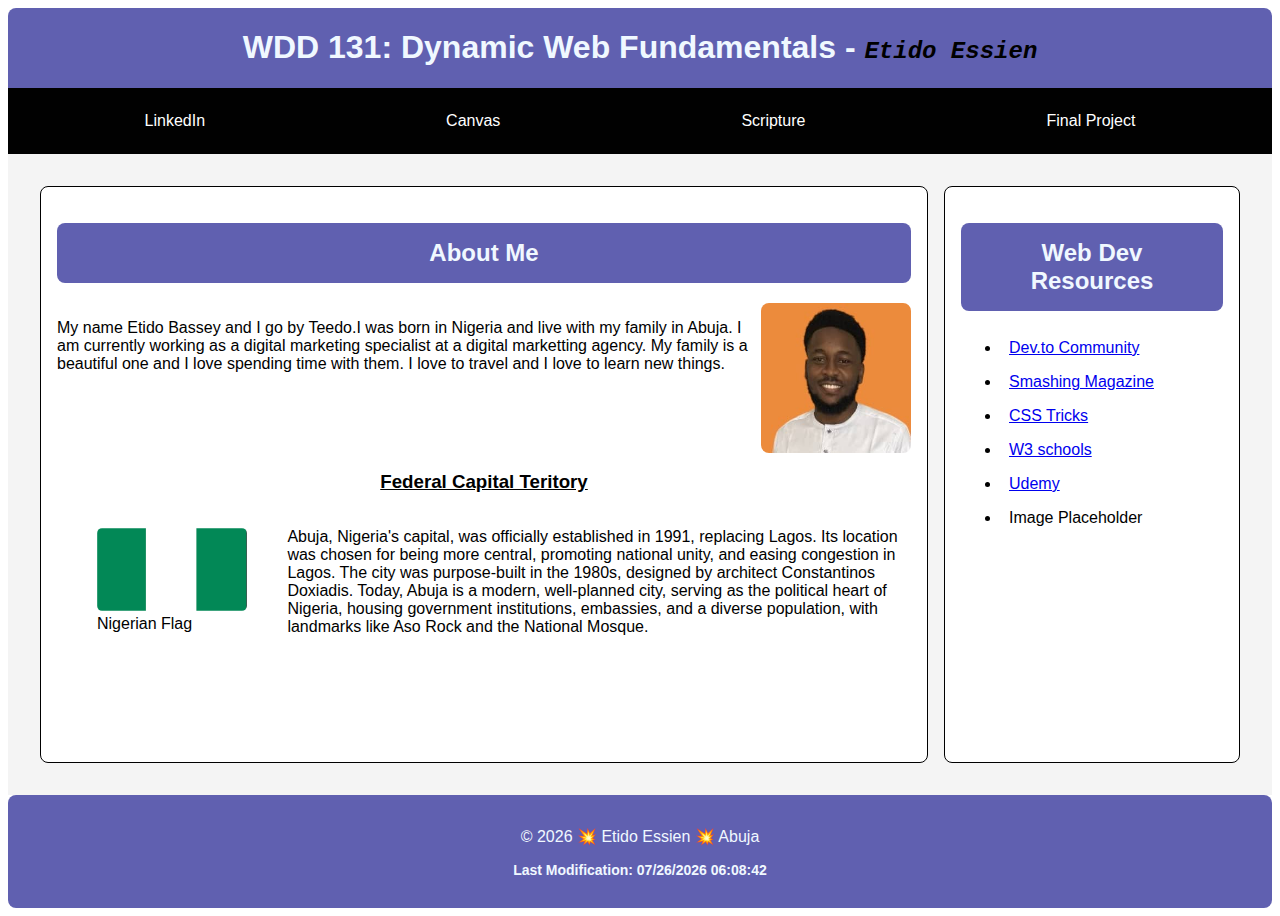
<file: index.html>
<!DOCTYPE html>
<html lang="en">
<head>
    <meta charset="UTF-8">
    <meta name="viewport" content="width=device-width, initial-scale=1.0">
    <title>WDD 131 - Dynamic Web Fundamentals - Etido Essien</title>
    <meta name="description" content="WDD 131 - Dynamic Web Fundamentals">
    <meta name="author" content="Etido Essien">
    <link rel="stylesheet" href="styles/base.css">
    <link rel="preconnect" href="https://fonts.googleapis.com">
    <link rel="preconnect" href="https://fonts.gstatic.com" crossorigin>
    <link href="https://fonts.googleapis.com/css2?family=Dancing+Script:wght@400..700&family=Merriweather:ital,wght@0,400;0,700;1,400;1,700&display=swap" rel="stylesheet">
    <script src="scripts/getdates.js" defer></script>
</head>
<body>
    <header>
        <h1>WDD 131: Dynamic Web Fundamentals - <span class="name">Etido Essien</span></h1>
        <nav>
            <a href="https://www.linkedin.com/feed/">LinkedIn</a>
            <a href="https://byupw.instructure.com/">Canvas</a>
            <a href="https://www.churchofjesuschrist.org/study/scriptures/nt/matt/7?lang=engl">Scripture</a>
            <a href="final-project.html">Final Project</a>
        </nav>
    </header>
    <main>
        <section class="card">
            <h2>About Me</h2>
            <div class="about">
                <p>My name Etido Bassey and I go by Teedo.I was born in Nigeria and live with my family in Abuja. I am currently working as a digital marketing specialist at a digital marketting agency. My family is a beautiful one and I love spending time with them. I love to travel and I love to learn new things.</p>
                <img src="images/Etido.jpeg" alt="Etido Essien">
            </div>
            <h3>Federal Capital Teritory</h3>
            <div class="flag">
                <figure>
                    <img src="images/flag.jpeg" alt="Nigeria Flag">
                    <figcaption>Nigerian Flag</figcaption>
                </figure>
                <p>Abuja, Nigeria's capital, was officially established in 1991, replacing Lagos. Its location was chosen for being more central, promoting national unity, and easing congestion in Lagos. The city was purpose-built in the 1980s, designed by architect Constantinos Doxiadis. Today, Abuja is a modern, well-planned city, serving as the political heart of Nigeria, housing government institutions, embassies, and a diverse population, with landmarks like Aso Rock and the National Mosque.</p>
            </div>
            
        </section>
        <section class="card">
        <h2>Web Dev Resources</h2>
        <ul>
            <li><a href="#">Dev.to Community</a></li>
            <li><a href="#">Smashing Magazine</a></li>
            <li><a href="#">CSS Tricks</a></li>
            <li><a href="#">W3 schools</a></li>
            <li><a href="#">Udemy</a></li>
            <li><a href="#"></a>Image Placeholder</li>
        </ul>
        </section>
    </main>
    <footer>
        <p id="copyright">💥 Etido Essien 💥 Abuja</p>
        <p id="lastModified"></p>
        
    </footer>
</body>
</html>
</file>
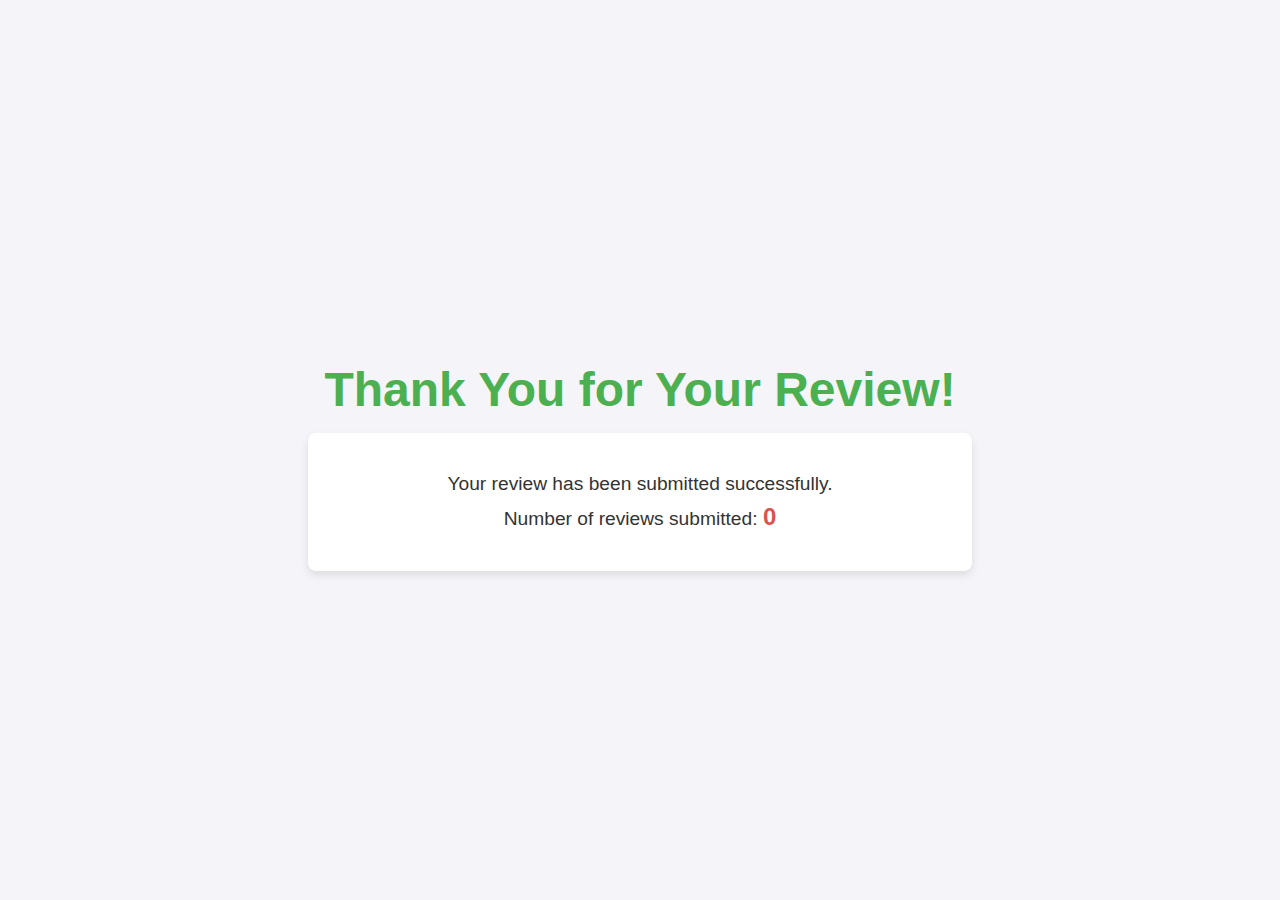
<file: review.html>
<!DOCTYPE html>
<html lang="en">
<head>
    <meta charset="UTF-8">
    <meta name="viewport" content="width=device-width, initial-scale=1.0">
    <title>Review Confirmation</title>
    <meta name="description" content="Product review Confirmation">
    <meta name="author" content="Etido Essien">
    <link rel="stylesheet" href="styles/review.css">
    <script src="scripts/review.js"></script>
</head>
<body>
    <header>
        <h1>Thank You for Your Review!</h1>
    </header>
    
    <section>
        <p>Your review has been submitted successfully.</p>
        <p>Number of reviews submitted: <span id="review-count"></span></p>
    </section>
</body>
</html>
</file>
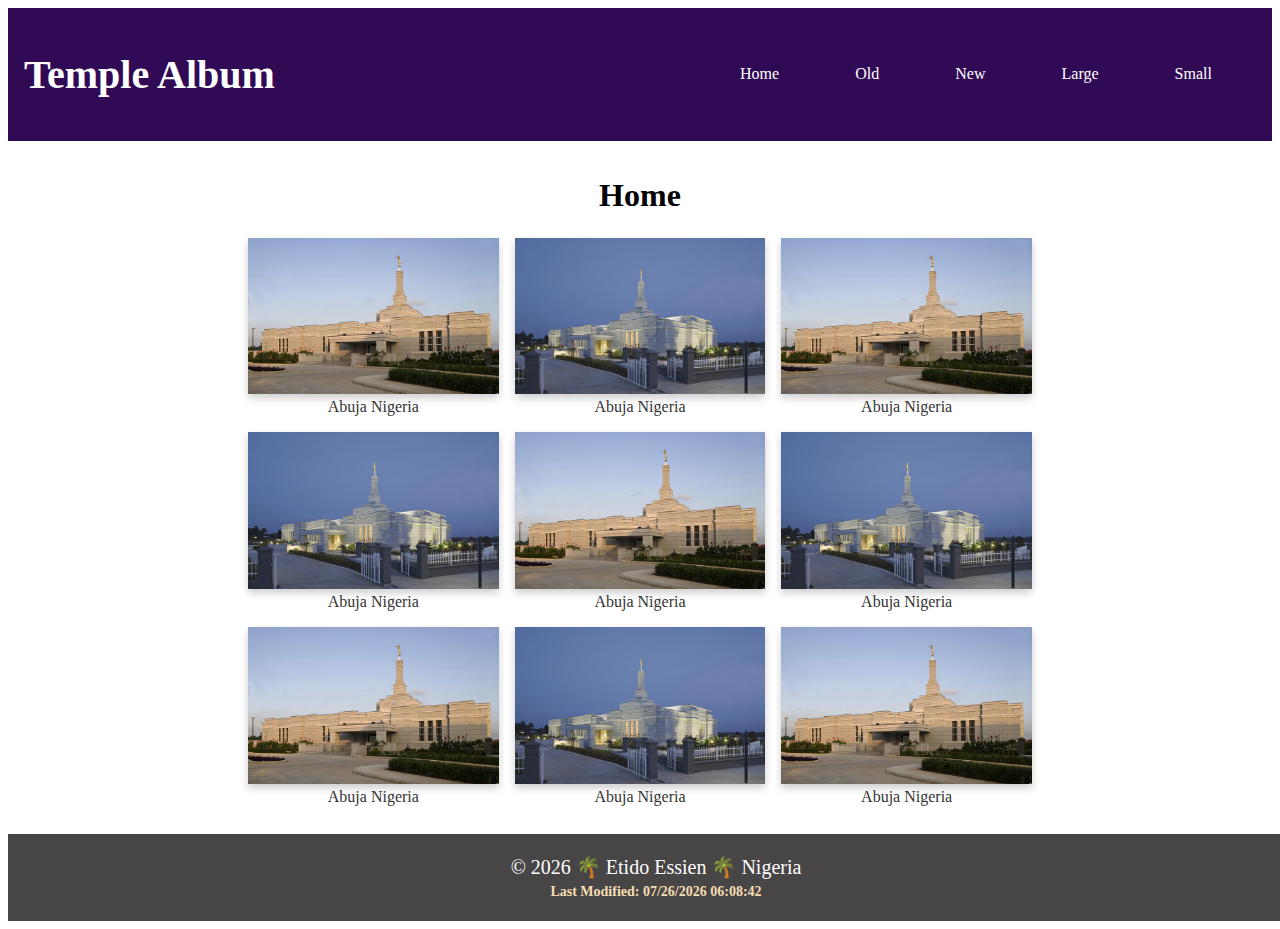
<file: temple.html>
<!DOCTYPE html>
<html lang="en">
<head>
    <meta charset="UTF-8">
    <meta name="viewport" content="width=device-width, initial-scale=1.0">
    <title>WDD 131 - Temple Album</title>
    <meta name="description" content="Temple Album">
    <meta name="author" content="Etido Essien">
    <link rel="stylesheet" href="styles/temples.css">
    <link rel="stylesheet" href="styles/temples-large.css">
    <script src="scripts/temples.js" defer></script>
</head>
<body>
    <header>
        <h1>Temple Album</h1>
        <button id="menu"></button>
        <nav>
            <ul class="navigation">
                <li><a href="#" title="Home" class="active">Home</a></li>
                <li><a href="">Old</a></li>
                <li><a href="">New</a></li>
                <li><a href="">Large</a></li>
                <li><a href="">Small</a></li>
            </ul>    
        </nav>
    </header>
    <main>
        <h2>Home</h2>
        <figure>
            <img src="images/temple1.jpeg" alt="Temple Image">
            <figcaption>Abuja Nigeria</figcaption>
        </figure>
        <figure>
            <img src="images/tempel2.jpeg" alt="Temple Image">
            <figcaption>Abuja Nigeria</figcaption>
        </figure>
        <figure>
            <img src="images/temple1.jpeg" alt="Temple Image">
            <figcaption>Abuja Nigeria</figcaption>
        </figure>
        <figure>
            <img src="images/tempel2.jpeg" alt="Temple Image">
            <figcaption>Abuja Nigeria</figcaption>
        </figure>
        <figure>
            <img src="images/temple1.jpeg" alt="Temple Image">
            <figcaption>Abuja Nigeria</figcaption>
        </figure>
        <figure>
            <img src="images/tempel2.jpeg" alt="Temple Image">
            <figcaption>Abuja Nigeria</figcaption>
        </figure>
        <figure>
            <img src="images/temple1.jpeg" alt="Temple Image">
            <figcaption>Abuja Nigeria</figcaption>
        </figure>
        <figure>
            <img src="images/tempel2.jpeg" alt="Temple Image">
            <figcaption>Abuja Nigeria</figcaption>
        </figure>
        <figure>
            <img src="images/temple1.jpeg" alt="Temple Image">
            <figcaption>Abuja Nigeria</figcaption>
        </figure>
    </main>
    <footer>
        <p id="copyright"> 🌴 Etido Essien 🌴 Nigeria</p>
        <p id="lastModified"></p>
    </footer>
</body>
</html>
</file>
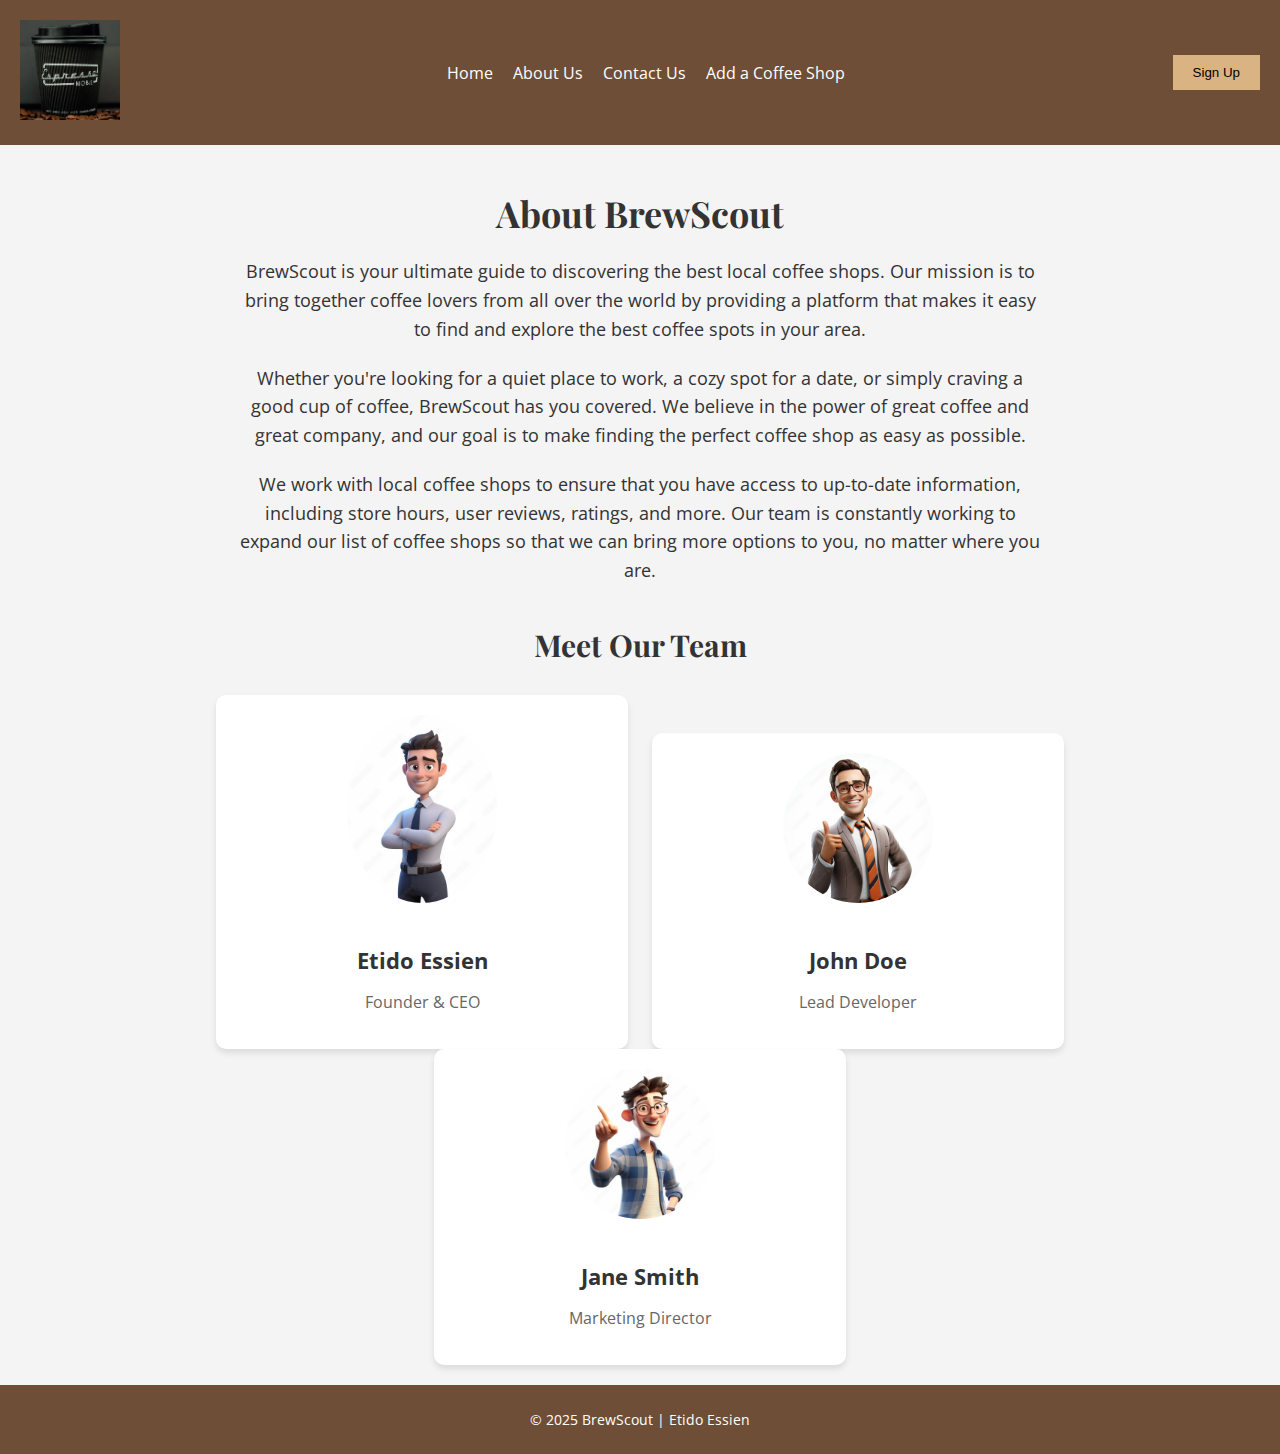
<file: project/about.html>
<!DOCTYPE html>
<html lang="en">

<head>
    <meta charset="UTF-8">
    <meta name="viewport" content="width=device-width, initial-scale=1.0">
    <title>About Us | BrewScout</title>
    <meta name="description" content="A coffee shop directory">
    <meta name="author" content="Etido Essien">
    <link href="https://fonts.googleapis.com/css2?family=Open+Sans&family=Playfair+Display&display=swap"
        rel="stylesheet">
    <link rel="stylesheet" href="styles/about.css">
    <link rel="stylesheet" href="styles/about-large.css">
</head>

<body>
    
    <header>
        <div class="logo">
            <img src="images/logo.webp" alt="BrewScout Logo" loading="lazy" width="100" height="100">
        </div>
        <nav>
            <ul>
                <li><a href="index.html">Home</a></li>
                <li><a href="about.html">About Us</a></li>
                <li><a href="contact.html">Contact Us</a></li>
                <li><a href="add-coffee-shop.html">Add a Coffee Shop</a></li>
            </ul>
        </nav>
        
        <a href="contact.html">
            <button class="sign-up-btn">Sign Up</button>
        </a>

    </header>

    <main>
        <section class="about-us">
            <div class="about-content">
                <h1>About BrewScout</h1>
                <p>BrewScout is your ultimate guide to discovering the best local coffee shops. Our mission is to bring
                    together coffee lovers from all over the world by providing a platform that makes it easy to find and
                    explore the best coffee spots in your area.</p>
                <p>Whether you're looking for a quiet place to work, a cozy spot for a date, or simply craving a good cup of
                    coffee, BrewScout has you covered. We believe in the power of great coffee and great company, and our
                    goal is to make finding the perfect coffee shop as easy as possible.</p>
                <p>We work with local coffee shops to ensure that you have access to up-to-date information, including store
                    hours, user reviews, ratings, and more. Our team is constantly working to expand our list of coffee
                    shops so that we can bring more options to you, no matter where you are.</p>
            </div>
            <div class="team-section">
                <h2>Meet Our Team</h2>
                <div class="team-member">
                    <img src="images/CEO.jpeg" alt="CEO" loading="lazy">
                    <h3>Etido Essien</h3>
                    <p>Founder & CEO</p>
                </div>
                <div class="team-member">
                    <img src="images/Manager.jpg" alt="Manager">
                    <h3>John Doe</h3>
                    <p>Lead Developer</p>
                </div>
                <div class="team-member">
                    <img src="images/TourGuide.jpg" alt="Team Member 3">
                    <h3>Jane Smith</h3>
                    <p>Marketing Director</p>
                </div>
            </div>
        </section>
    </main>
    <footer>
        <p>&copy; 2025 BrewScout | Etido Essien</p>
    </footer>
</body>

</html>
</file>
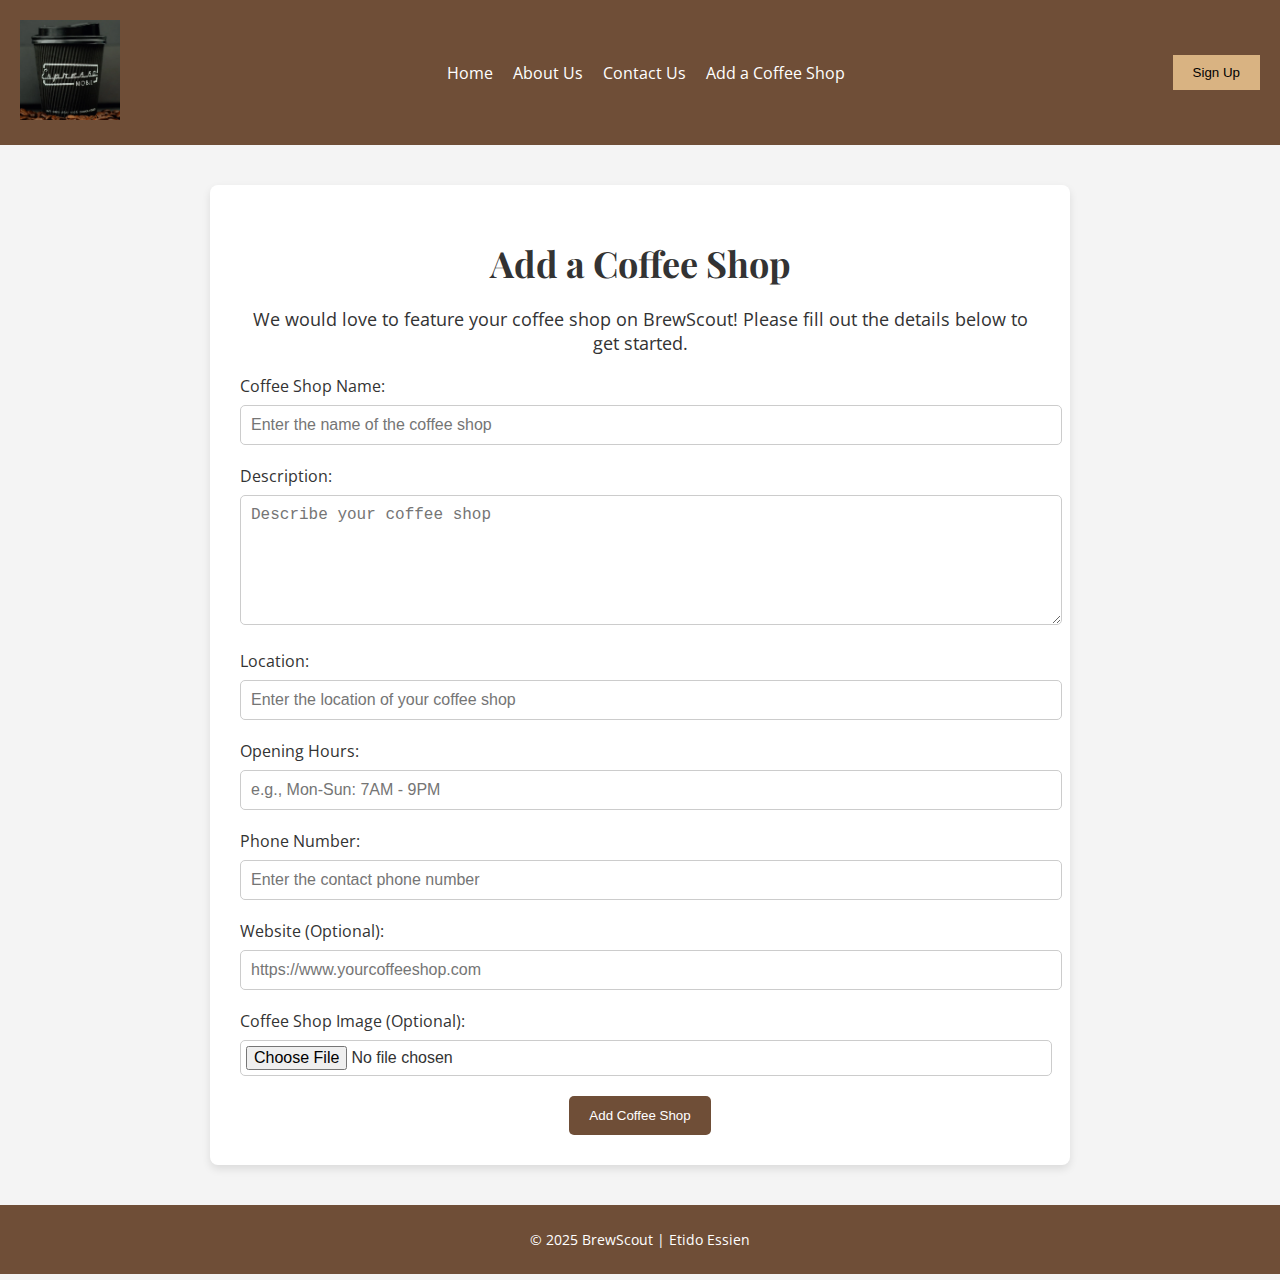
<file: project/add-coffee-shop.html>
<!DOCTYPE html>
<html lang="en">

<head>
    <meta charset="UTF-8">
    <meta name="viewport" content="width=device-width, initial-scale=1.0">
    <title>Add a Coffee Shop | BrewScout</title>
    <meta name="description" content="A coffee shop directory">
    <meta name="author" content="Etido Essien">
    <link href="https://fonts.googleapis.com/css2?family=Open+Sans&family=Playfair+Display&display=swap"
        rel="stylesheet">
    <link rel="stylesheet" href="styles/add-coffee-shop.css">
    <link rel="stylesheet" href="styles/add-coffee-shop-large.css">
    <script src="scripts/add-coffee-shop.js" defer></script>
</head>

<body>

    <header>
        <div class="logo">
            <img src="images/logo.webp" alt="BrewScout Logo" loading="lazy" width="100" height="100">
        </div>
        <nav>
            <ul>
                <li><a href="index.html">Home</a></li>
                <li><a href="about.html">About Us</a></li>
                <li><a href="contact.html">Contact Us</a></li>
                <li><a href="add-coffee-shop.html">Add a Coffee Shop</a></li>
            </ul>
        </nav>
    
        <a href="contact.html">
            <button class="sign-up-btn">Sign Up</button>
        </a>

    </header>

    
    <main>
        <section class="add-coffee-shop">
            <div class="form-container">
                <h1>Add a Coffee Shop</h1>
                <p>We would love to feature your coffee shop on BrewScout! Please fill out the details below to get started.
                </p>
        
        
                <div id="success-message" class="success-message" style="display: none;">
                    <p>Thank you for submitting your coffee shop! It will be reviewed shortly.</p>
                </div>
        
        
                <form id="add-coffee-shop-form">
                    <label for="shop-name">Coffee Shop Name:</label>
                    <input type="text" id="shop-name" name="shop-name" placeholder="Enter the name of the coffee shop" required>
        
                    <label for="shop-description">Description:</label>
                    <textarea id="shop-description" name="shop-description" placeholder="Describe your coffee shop" rows="6"
                        required></textarea>
        
                    <label for="shop-location">Location:</label>
                    <input type="text" id="shop-location" name="shop-location"
                        placeholder="Enter the location of your coffee shop" required>
        
                    <label for="shop-hours">Opening Hours:</label>
                    <input type="text" id="shop-hours" name="shop-hours" placeholder="e.g., Mon-Sun: 7AM - 9PM" required>
        
                    <label for="shop-phone">Phone Number:</label>
                    <input type="tel" id="shop-phone" name="shop-phone" placeholder="Enter the contact phone number" required>
        
                    <label for="shop-website">Website (Optional):</label>
                    <input type="url" id="shop-website" name="shop-website" placeholder="https://www.yourcoffeeshop.com">
        
                    <label for="shop-image">Coffee Shop Image (Optional):</label>
                    <input type="file" id="shop-image" name="shop-image" accept="image/*">
        
                    <button type="submit" class="submit-btn">Add Coffee Shop</button>
                </form>
            </div>
        </section>
    </main>

    <footer>
        <p>&copy; 2025 BrewScout | Etido Essien</p>
    </footer>
</body>

</html>
</file>
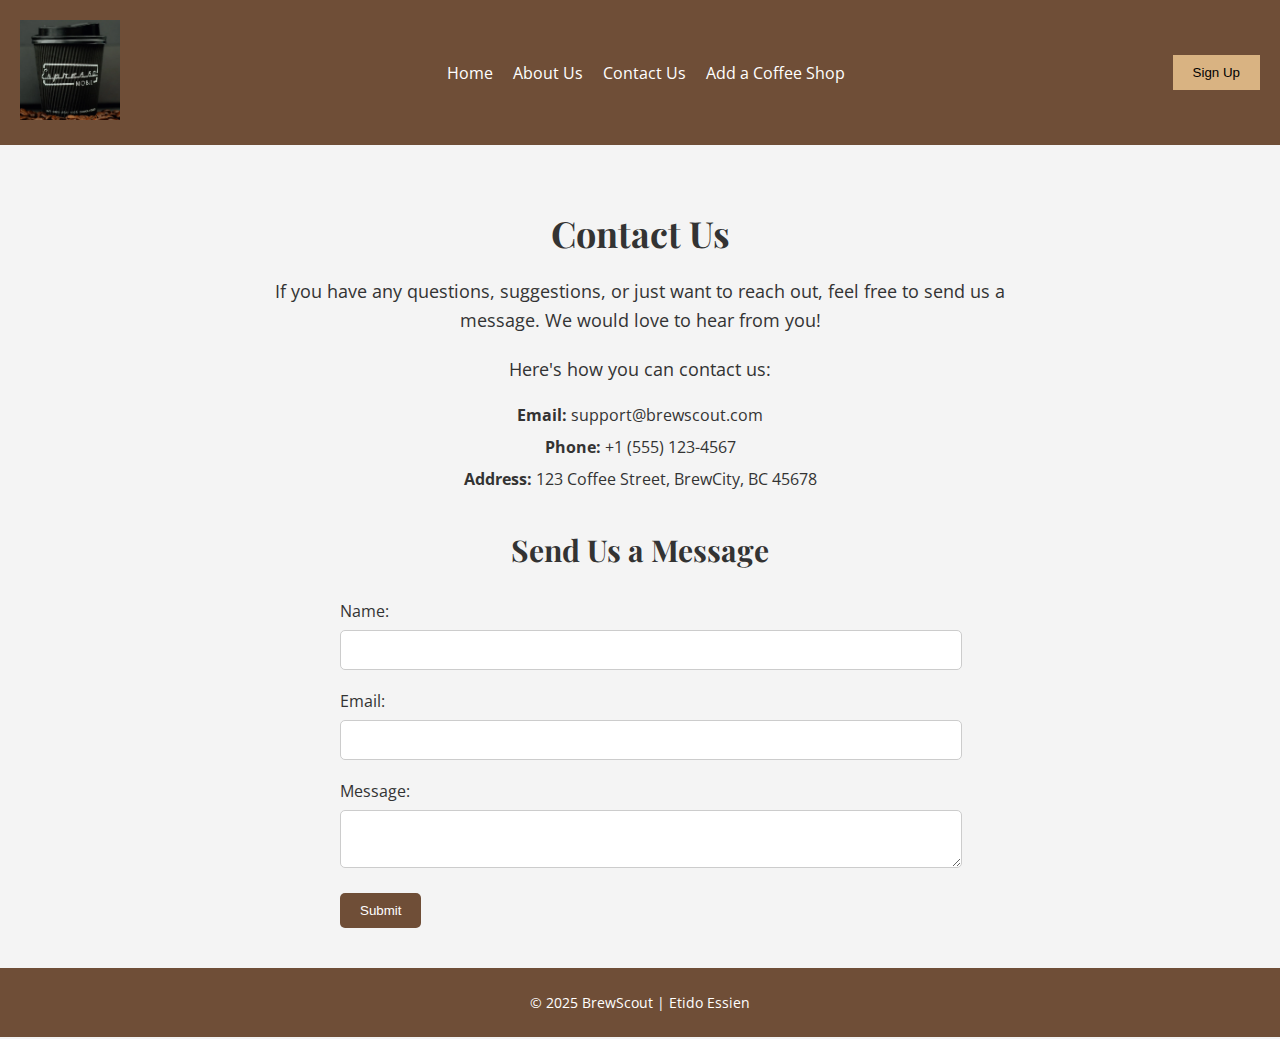
<file: project/contact.html>
<!DOCTYPE html>
<html lang="en">

<head>
    <meta charset="UTF-8">
    <meta name="viewport" content="width=device-width, initial-scale=1.0">
    <title>Contact Us | BrewScout</title>
    <meta name="description" content="A coffee shop directory">
    <meta name="author" content="Etido Essien">
    <link href="https://fonts.googleapis.com/css2?family=Open+Sans&family=Playfair+Display&display=swap"
        rel="stylesheet">
    <link rel="stylesheet" href="styles/contact.css">
    <link rel="stylesheet" href="styles/contact-large.css">
    <script src="scripts/contact.js" defer></script>
</head>

<body>

    <header>
        <div class="logo">
            <img src="images/logo.webp" alt="BrewScout Logo" loading="lazy" width="100" height="100">
        </div>
        <nav>
            <ul>
                <li><a href="index.html">Home</a></li>
                <li><a href="about.html">About Us</a></li>
                <li><a href="contact.html">Contact Us</a></li>
                <li><a href="add-coffee-shop.html">Add a Coffee Shop</a></li>
            </ul>
        </nav>
        <a href="contact.html">
            <button class="sign-up-btn">Sign Up</button>
        </a>

    </header>

    <main>
        <section class="contact-us">
            <div class="contact-info">
                <h1>Contact Us</h1>
                <p>If you have any questions, suggestions, or just want to reach out, feel free to send us a message. We
                    would love to hear from you!</p>
                <p>Here's how you can contact us:</p>
                <ul>
                    <li><strong>Email:</strong> support@brewscout.com</li>
                    <li><strong>Phone:</strong> +1 (555) 123-4567</li>
                    <li><strong>Address:</strong> 123 Coffee Street, BrewCity, BC 45678</li>
                </ul>
            </div>
        
            <div class="contact-form">
                <h2>Send Us a Message</h2>
                
                <form id="contact-form">
                    <label for="name">Name:</label>
                    <input type="text" id="name" name="name" required>
        
                    <label for="email">Email:</label>
                    <input type="email" id="email" name="email" required>
        
                    <label for="message">Message:</label>
                    <textarea id="message" name="message" required></textarea>
        
                    <button type="submit">Submit</button>
                </form>
        
                
                <div id="success-message" style="display: none;">
                    <p>Thank you for contacting us! Your message has been received.</p>
                </div>
        
            </div>
        </section>

    </main>
    
    <footer>
        <p>&copy; 2025 BrewScout | Etido Essien</p>
    </footer>
</body>
</html>
</file>
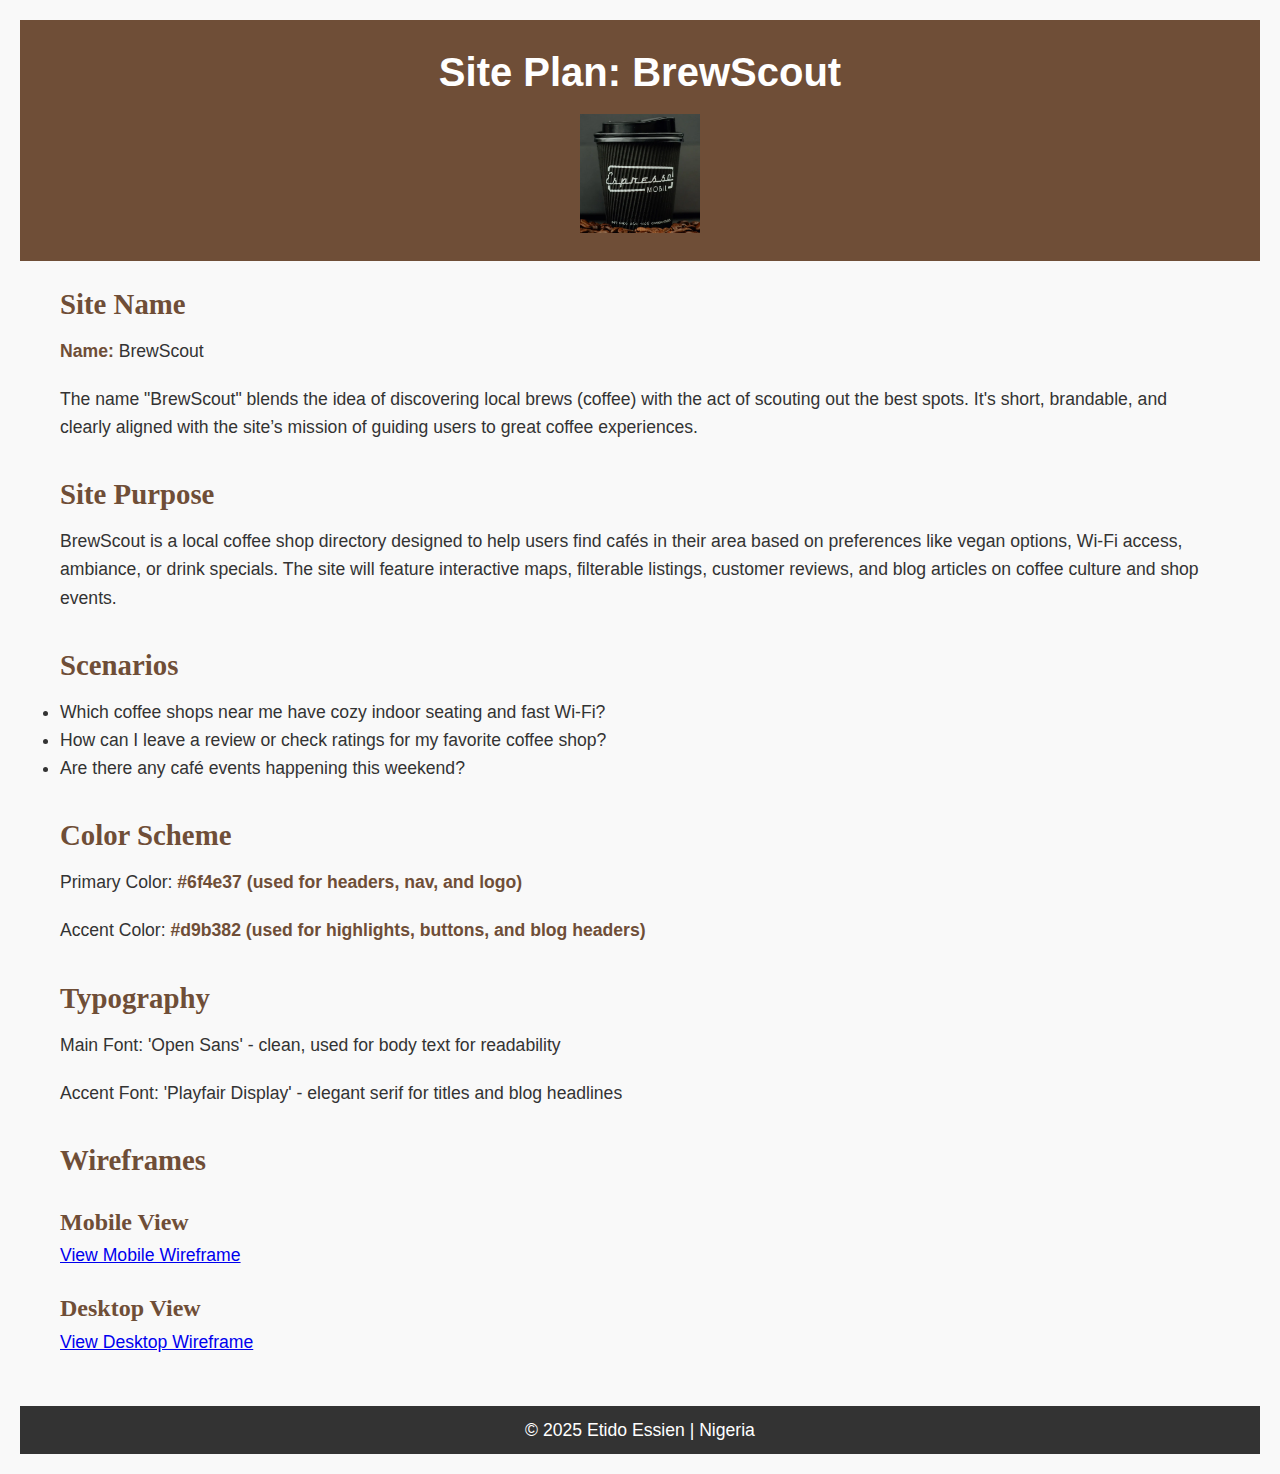
<file: project/siteplan.html>
<!DOCTYPE html>
<html lang="en">
<head>
    <meta charset="UTF-8" />
    <meta name="viewport" content="width=device-width, initial-scale=1.0" />
    <title>BrewScout - Site Plan</title>
    <meta name="description" content="Site Plan for my coffee shop directory">
    <meta name="author" content="Etido Essien">
    <link rel="stylesheet" href="styles/siteplan.css" />
    <link rel="stylesheet" href="styles/siteplan-large.css">
</head>
 
<body>
    <header>
        <h1>Site Plan: BrewScout</h1>
        <img src="images/logo.webp" alt="BrewScout Logo" width="120">
    </header>

    <main>
        <section>
            <h2>Site Name</h2>
            <p><strong>Name:</strong> BrewScout</p>
            <p>
                The name "BrewScout" blends the idea of discovering local brews (coffee) with the act of scouting out
                the best spots. It's short, brandable, and clearly aligned with the site’s mission of guiding users to
                great coffee experiences.
            </p>
        </section>

        <section>
            <h2>Site Purpose</h2>
            <p>
                BrewScout is a local coffee shop directory designed to help users find cafés in their area based on
                preferences like vegan options, Wi-Fi access, ambiance, or drink specials. The site will feature
                interactive maps, filterable listings, customer reviews, and blog articles on coffee culture and shop
                events.
            </p>
        </section>

        <section>
            <h2>Scenarios</h2>
            <ul>
                <li>Which coffee shops near me have cozy indoor seating and fast Wi-Fi?</li>
                <li>How can I leave a review or check ratings for my favorite coffee shop?</li>
                <li>Are there any café events happening this weekend?</li>
            </ul>
        </section>

        <section>
            <h2>Color Scheme</h2>
            <p>Primary Color: <span style="color: #6f4e37;">#6f4e37 (used for headers, nav, and logo)</span></p>
            <p>Accent Color: <span style="color: #6f4e37;">#d9b382 (used for highlights, buttons, and blog
                    headers)</span></p>
        </section>

        <section>
            <h2>Typography</h2>
            <p>Main Font: 'Open Sans' - clean, used for body text for readability</p>
            <p>Accent Font: 'Playfair Display' - elegant serif for titles and blog headlines</p>
        </section>

        <section>
            <h2>Wireframes</h2>
            <h3>Mobile View</h3>
            <p>
                <a href="images/mobileview-wireframe.webp" target="_blank">View Mobile Wireframe</a> 
            </p>

            <h3>Desktop View</h3>
            <P>
                <a href="images/Wireframe-desktop.webp" target="_blank">View Desktop Wireframe</a>
            </P>
                
        </section>
    </main>

    <footer>
        <p>&copy; 2025 Etido Essien | Nigeria
    </footer>
</body>

</html>
</file>
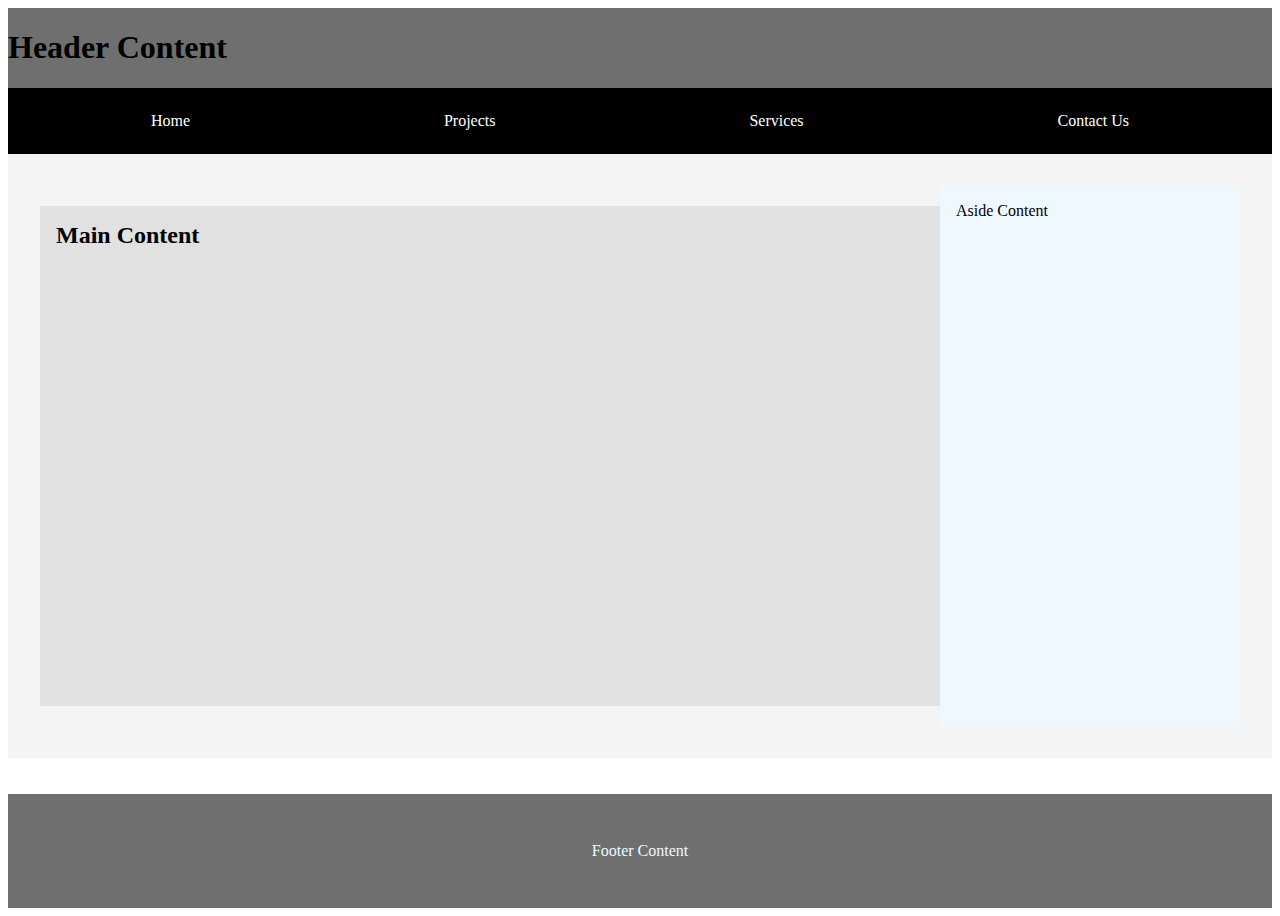
<file: week01/basic-layout.html>
<!DOCTYPE html>
<html lang="en">
<head>
    <meta charset="UTF-8">
    <meta name="viewport" content="width=device-width, initial-scale=1.0">
    <title>Etido Essien | WDD131</title>
    <link rel="stylesheet" href="styles/layout.css">
</head>
<body>
    <header>
        <h1>Header Content</h1>
        <nav>
            <a href="index.html">Home</a>
            <a href="project.html">Projects</a>
            <a href="services.html">Services</a>
            <a href="contact-us.html">Contact Us</a>
        </nav>
    </header>
    <main>
        <h2>Main Content</h2>
        <aside>Aside Content</aside>
    </main>
    <footer>
        <p>Footer Content</p>
    </footer>
</body>
</html>
</file>
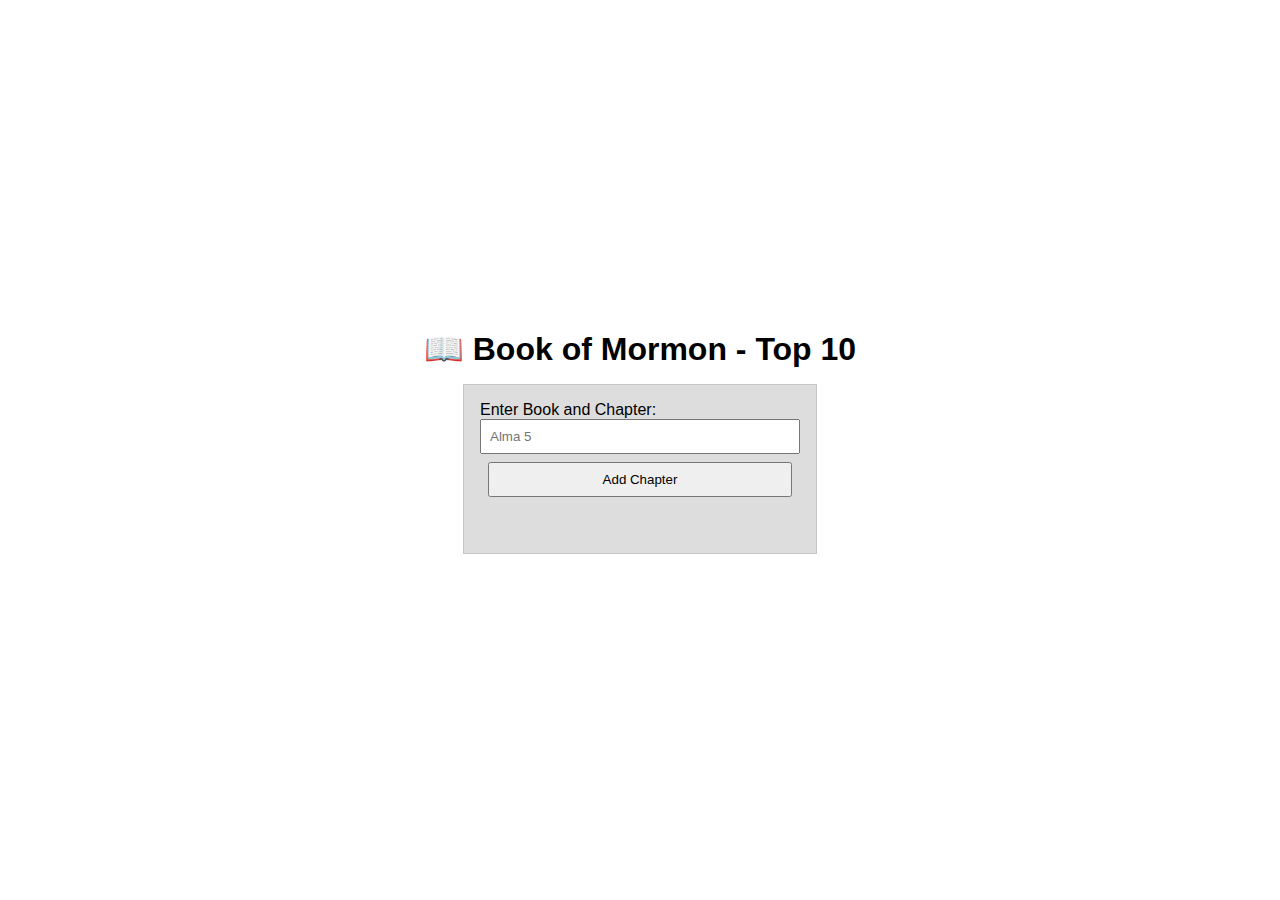
<file: week02/bom.html>
<!DOCTYPE html>
<html lang="en">
<head>
    <meta charset="UTF-8">
    <meta name="viewport" content="width=device-width, initial-scale=1.0">
    <title>Document</title>
    <link rel="stylesheet" href="styles/bom.css">
</head>
<body>
    <h1>📖 Book of Mormon - Top 10</h1>
<main>
	<label for="favchap">Enter Book and Chapter: </label>
	<input type="text" id="favchap" placeholder="Alma 5">
	<button type="submit">Add Chapter</button>
	<ul id="list"></ul>
</main>
</body>
</html>
</file>
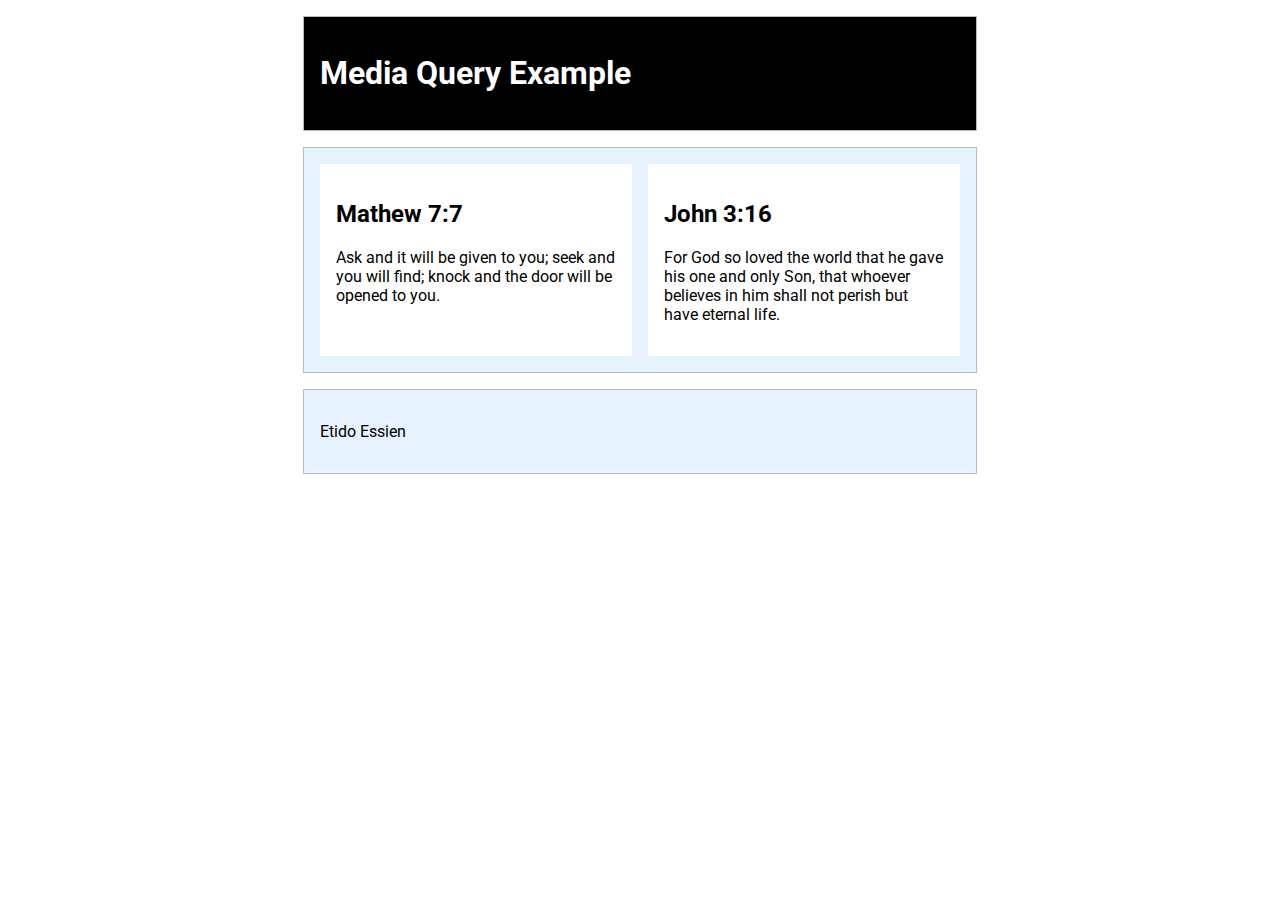
<file: week02/media-query.html>
<!DOCTYPE html>
<html lang="en">
<head>
    <meta charset="UTF-8">
    <meta name="viewport" content="width=device-width, initial-scale=1.0">
    <title>WDD 131 - Media Query Example Page</title>
    <meta name="description" content="Media query learning activity example page"> 
    <meta name="author" content="Etido Essien">
    <link rel="preconnect" href="https://fonts.googleapis.com">
    <link rel="preconnect" href="https://fonts.gstatic.com">
    <link href="https://fonts.googleapis.com/css2?family=Roboto&display=swap" rel="stylesheet">
    <link rel="stylesheet" href="styles/media-query.css">
    <link rel="stylesheet" href="styles/media-query-large.css">
</head>
<body>
    <header>
        <h1>Media Query Example</h1>
    </header>
    <main>
        <section>
            <h2>Mathew 7:7</h2>
            <p>Ask and it will be given to you; seek and you will find; knock and the door will be opened to you.</p>
        </section>
        <section>
            <h2>John 3:16</h2>
            <p>For God so loved the world that he gave his one and only Son, that whoever believes in him shall not perish but have eternal life.</p>
        </section>

    </main>
    <footer>
        <p>Etido Essien</p>
    </footer>
</body>
</html>
</file>
<file: styles/base.css>
body {
    display: grid;
    grid-template: auto 1fr auto / auto 1fr auto;
    height: 100vh;
    font-family: sans-serif;
}

header {
    background-color: rgba(0, 0, 128, 0.623);
    grid-column: 1 / 4;
    border-radius: 8px;
}

nav {
    display: flex;
    flex-wrap: wrap;
    background-color: #010101;
    justify-content: space-around;
    padding: 1rem;
}

nav a {
    color: white;
    text-decoration: none;
    padding: 0.5rem 1rem;
}

nav a:hover {
    color:orange;
}
main {
    display: grid;
    background: #f4f4f4;
    grid-column: 2 / 3;
    padding: 2rem;
    grid-template-columns: 3fr 1fr;
    gap: 1rem;
    max-width: 100%;

}

h2 {
    background-color:rgba(0, 0, 128, 0.623);
    padding: 1rem;
    text-align: center;
    color: aliceblue;
    border-radius: 8px;
    
}

aside {
    background-color: aliceblue;
    padding: 1rem;
}

footer {
    background-color: rgba(0, 0, 128, 0.623);
    padding: 1rem;
    text-align: center;
    grid-column: 1 / 3;
    color:aliceblue;
    border-radius: 8px;

}

h1 {
    
    text-align: center;
    color: aliceblue;
}

.about {
    display: flex;
}

.about img {
    border-radius: 8px;
    width: 150px;
    height: auto;
}

.flag {
    display: flex;

    
}

h3 {
    text-align: center;
    border-radius: 8px;
    text-decoration: underline;
}

.card {
    background-color: white;
    border-radius: 8px;
    padding: 1rem;
    border: 0.1px solid black;
}

    


.flag img {
    border-radius: 5px;
    padding: 0.2px;
    float: initial;
    width: 150px;
    height: auto;
}

.name {
    color: black;
    font-size: x-large;
    font-style: italic;
    font-family: 'Courier New', Courier, monospace;
    }

    #lastModified {
        color: aliceblue;
        font-size: 14px;
        font-weight: bold;
    }

    .card ul li {
        padding: .5rem;
    }
</file>
<file: styles/review.css>
/* Global body styles */
body {
    font-family: Arial, sans-serif;
    background-color: #f4f4f9;
    margin: 0;
    padding: 0;
    display: flex;
    flex-direction: column;
    justify-content: center;
    align-items: center;
    height: 100vh;
    text-align: center;
}

/* Header styling */
header h1 {
    color: #4CAF50;
    font-size: 3rem;
    margin-bottom: 1rem;
}

/* Paragraph styling */
p {
    color: #333;
    font-size: 1.2rem;
    margin: 0.5rem 0;
}

/* Review count styling */
#review-count {
    font-weight: bold;
    font-size: 1.5rem;
    color: #d9534f;
}

/* Container for content */
section {
    background-color: white;
    padding: 2rem;
    border-radius: 8px;
    box-shadow: 0 4px 8px rgba(0, 0, 0, 0.1);
    max-width: 600px;
    width: 100%;
}

/* Styling for the button */
button {
    background-color: #4CAF50;
    color: white;
    padding: 0.8rem 2rem;
    border: none;
    border-radius: 5px;
    text-decoration: none;
    display: inline-block;
    margin-top: 20px;
    font-size: 1rem;
}

/* Hover effect for button */
button:hover {
    background-color: #45a049;
}
</file>
<file: styles/temples.css>
body {
    font-family: 'Merriweather', serif;
    color: #333;
    font-size: 16px;
}

header {
    display: flex;
    justify-content: space-between;
    align-items: center;
    background-color: rgb(49, 10, 86);
}

#menu {
    font-size: 1.5rem;
    border: 0;
    background: none;
    color: white;
    position: absolute;
    right: 1rem;
    top: 1rem;
}

#menu::before {
    content: "☰";
}

#menu.open::before {
    content: "❎";
}

nav {
    max-width: 800px;
    width: 50%;
}

.navigation {
    display: flex;
    flex-direction: column;
    justify-content: space-evenly;
    list-style: none;
    color: #fff;
}

.navigation a {
    display: none;
    padding: 1rem;
    text-align: center;
    text-decoration: none;
    color: #fff;
}

.navigation a:hover {
    font-weight: 700;
    border: 1px solid #fff;
}

.open a {
    display: block;
}

nav a:hover {
    border: 1px solid #fff;
}

h1 {
    color: white;
    padding: 1rem;
}

h2 {
    font-size: 1.2rem;
    color: black;
    text-align: left;
    margin: 1rem;
    grid-column: 1/4;
}

main {
    display: grid;
    grid-template-columns: 1fr 1fr 1fr;
    justify-content: center;
    padding: 20px;
    max-width: 800px;
    margin: 0 auto;
}

main img {
    width: 100%;
    /* max-width: 400px; */
    box-shadow: 0 4px 8px rgba(0, 0, 0, 0.2);
}

figure {
    text-align: center;
    margin: .5rem;
}

footer {
    background-color: #474545;
    padding: 1rem;
    text-align: center;
    grid-column: 1 / 3;
    font-family: 'Merriweather', serif;
    color: white;
    width: 100%;
}

footer p {
    margin: 5px 0;
    font-size: 20px;
}

#lastModified {
    color: wheat;
    font-weight: bold;
    font-size: 14px;
}
</file>
<file: styles/temples-large.css>
@media (min-width: 640px) {
    h1 {
        font-size: 2.5rem;
        margin-left: 0;
        text-align: center;
    }

    h2 {
        font-size: 2rem;
        text-align: center;
    }

    #menu {
        display: none;
        /* hide hamburger button */
    }

    .navigation {
        flex-direction: row;
    }

    .navigation a {
        display: block;
        flex: 1 1 100%;
    }
}
</file>
<file: project/styles/about.css>
/* About Us Page Styles */
/* General Styles */
body {
    font-family: 'Open Sans', sans-serif;
    margin: 0;
    padding: 0;
    background-color: #f4f4f4;
    color: #333;
}

header {
    background-color: #6f4e37;
    padding: 20px;
    color: white;
    display: flex;
    justify-content: space-between;
    align-items: center;
}

nav ul {
    list-style: none;
    margin: 0;
    padding: 0;
    display: flex;
}

nav ul li {
    margin: 0 10px;
}

nav ul li a {
    color: white;
    text-decoration: none;
    font-size: 16px;
}

button.sign-up-btn {
    background-color: #d9b382;
    border: none;
    padding: 10px 20px;
    color: black;
    cursor: pointer;

}

/* Hero Section */
.hero {
    position: relative;
    width: 100%;
    height: 400px;
    overflow: hidden;
}

.hero-img {
    width: 100%;
    height: 100%;
    object-fit: cover;
    /* Add lazy loading for better performance */

}

.hero-text {
    position: absolute;
    top: 50%;
    left: 50%;
    transform: translate(-50%, -50%);
    color: white;
    text-align: center;
}

.hero-text h1 {
    font-family: 'Playfair Display', serif;
    font-size: 40px;
    margin: 0;
}

.hero-text p {
    font-size: 20px;
    margin: 10px 0;
}

button.sign-up-btn:hover {
    background-color: #a68d5a;
    transform: scale(1.05);

}

nav ul li a:hover {
    color: #d9b382;

}


nav ul li:hover {
    border-bottom: 2px solid #d9b382;
}

.about-us {
    padding: 20px;
    background-color: #f4f4f4;
}

.about-content {
    margin-bottom: 40px;
    text-align: center;
}

.about-content h1 {
    font-family: 'Playfair Display', serif;
    font-size: 36px;
    margin-bottom: 20px;
}

.about-content p {
    font-size: 18px;
    line-height: 1.6;
    max-width: 800px;
    margin: 0 auto 20px;
    color: #333;
}

.team-section {
    text-align: center;
}

.team-section h2 {
    font-family: 'Playfair Display', serif;
    font-size: 30px;
    margin-bottom: 30px;
}

.team-member {
    display: inline-block;
    width: 30%;
    margin: 0 10px;
    text-align: center;
    background-color: #fff;
    padding: 20px;
    border-radius: 10px;
    box-shadow: 0 4px 6px rgba(0, 0, 0, 0.1);
}

.team-member img {
    width: 100%;
    height: auto;
    border-radius: 50%;
    max-width: 150px;
    margin-bottom: 15px;
}

.team-member h3 {
    font-size: 22px;
    margin-bottom: 10px;
}

.team-member p {
    font-size: 16px;
    color: #666;
}

footer {
    background-color: #6f4e37;
    color: #fff;
    padding: 20px 0;
    text-align: center;
    font-size: 14px;
}

footer p {
    margin: 5px 0;
}
</file>
<file: project/styles/about-large.css>
/* Responsive Design for About Us Page */
@media screen and (max-width: 768px) {
    .team-member {
        width: 100%;
        margin-bottom: 20px;
    }

    .about-content p {
        font-size: 16px;
    }

    footer {
        font-size: 12px;
    }
}
</file>
<file: project/styles/add-coffee-shop.css>
/* Add Coffee Shop Page Styles */
body {
    font-family: 'Open Sans', sans-serif;
    margin: 0;
    padding: 0;
    background-color: #f4f4f4;
    color: #333;
}

header {
    background-color: #6f4e37;
    padding: 20px;
    color: white;
    display: flex;
    justify-content: space-between;
    align-items: center;
}

nav ul {
    list-style: none;
    margin: 0;
    padding: 0;
    display: flex;
}

nav ul li {
    margin: 0 10px;
}

nav ul li a {
    color: white;
    text-decoration: none;
    font-size: 16px;
}

button.sign-up-btn {
    background-color: #d9b382;
    border: none;
    padding: 10px 20px;
    color: black;
    cursor: pointer;

}

button.sign-up-btn:hover {
    background-color: #a68d5a;
    transform: scale(1.05);
    
}

nav ul li a:hover {
    color: #d9b382;
    
}


nav ul li:hover {
    border-bottom: 2px solid #d9b382;
}


.hero {
    position: relative;
    width: 100%;
    height: 400px;
    overflow: hidden;
}

.hero-img {
    width: 100%;
    height: 100%;
    object-fit: cover;
    /* Add lazy loading for better performance */

}

.hero-text {
    position: absolute;
    top: 50%;
    left: 50%;
    transform: translate(-50%, -50%);
    color: white;
    text-align: center;
}

.hero-text h1 {
    font-family: 'Playfair Display', serif;
    font-size: 40px;
    margin: 0;
}

.hero-text p {
    font-size: 20px;
    margin: 10px 0;
}

.add-coffee-shop {
    padding: 40px 20px;
    background-color: #f4f4f4;
    text-align: center;
}

.form-container {
    max-width: 800px;
    margin: 0 auto;
    background-color: #fff;
    padding: 30px;
    border-radius: 8px;
    box-shadow: 0 4px 8px rgba(0, 0, 0, 0.1);
}

.form-container h1 {
    font-family: 'Playfair Display', serif;
    font-size: 36px;
    margin-bottom: 20px;
}

.form-container p {
    font-size: 18px;
    margin-bottom: 20px;
    color: #333;
}

.form-container label {
    font-size: 16px;
    margin-bottom: 8px;
    display: block;
    text-align: left;
}

.form-container input,
.form-container textarea {
    width: 100%;
    padding: 10px;
    font-size: 16px;
    margin-bottom: 20px;
    border: 1px solid #ccc;
    border-radius: 5px;
}

.form-container textarea {
    resize: vertical;
}

.form-container input[type="file"] {
    padding: 5px;
}

.form-container button {
    background-color: #6f4e37;
    color: white;
    padding: 12px 20px;
    border: none;
    border-radius: 5px;
    cursor: pointer;
}

.form-container button:hover {
    background-color: #d9b382;
}

/* Responsive Design for Add Coffee Shop Page */
/* Success Message Styles */
.success-message {
    background-color: #4CAF50;
    color: white;
    padding: 15px;
    border-radius: 8px;
    margin-bottom: 20px;
    font-size: 18px;
    text-align: center;
    display: none;
    /* Initially hidden */
}

.success-message p {
    margin: 0;
    font-weight: bold;
}

footer {
    background-color: #6f4e37;
    color: #fff;
    padding: 20px 0;
    text-align: center;
    font-size: 14px;
}

footer p {
    margin: 5px 0;
}
</file>
<file: project/styles/add-coffee-shop-large.css>
@media screen and (max-width: 768px) {
    .form-container {
        width: 90%;
        padding: 20px;
    }

    .form-container h1 {
        font-size: 28px;
    }

    .form-container label,
    .form-container input,
    .form-container textarea {
        font-size: 14px;
    }

    footer {
        font-size: 12px;
    }
}
</file>
<file: project/styles/contact.css>
body {
    font-family: 'Open Sans', sans-serif;
    margin: 0;
    padding: 0;
    background-color: #f4f4f4;
    color: #333;
}

header {
    background-color: #6f4e37;
    padding: 20px;
    color: white;
    display: flex;
    justify-content: space-between;
    align-items: center;
}

nav ul {
    list-style: none;
    margin: 0;
    padding: 0;
    display: flex;
}

nav ul li {
    margin: 0 10px;
}

nav ul li a {
    color: white;
    text-decoration: none;
    font-size: 16px;
}

button.sign-up-btn {
    background-color: #d9b382;
    border: none;
    padding: 10px 20px;
    color: black;
    cursor: pointer;

}


.hero {
    position: relative;
    width: 100%;
    height: 400px;
    overflow: hidden;
}

.hero-img {
    width: 100%;
    height: 100%;
    object-fit: cover;
    

}

.hero-text {
    position: absolute;
    top: 50%;
    left: 50%;
    transform: translate(-50%, -50%);
    color: white;
    text-align: center;
}

.hero-text h1 {
    font-family: 'Playfair Display', serif;
    font-size: 40px;
    margin: 0;
}

.hero-text p {
    font-size: 20px;
    margin: 10px 0;
}

button.sign-up-btn:hover {
    background-color: #a68d5a;
    transform: scale(1.05);

}

nav ul li a:hover {
    color: #d9b382;

}


nav ul li:hover {
    border-bottom: 2px solid #d9b382;
}

.contact-us {
    padding: 40px 20px;
    background-color: #f4f4f4;
    text-align: center;
}

.contact-info {
    margin-bottom: 40px;
}

.contact-info h1 {
    font-family: 'Playfair Display', serif;
    font-size: 36px;
    margin-bottom: 20px;
}

.contact-info p {
    font-size: 18px;
    line-height: 1.6;
    max-width: 800px;
    margin: 0 auto 20px;
    color: #333;
}

.contact-info ul {
    list-style: none;
    padding: 0;
    font-size: 16px;
    color: #333;
}

.contact-info ul li {
    margin: 10px 0;
}

.contact-form h2 {
    font-family: 'Playfair Display', serif;
    font-size: 30px;
    margin-bottom: 30px;
}

.contact-form form {
    max-width: 600px;
    margin: 0 auto;
    text-align: left;
}

.contact-form label {
    display: block;
    font-size: 16px;
    margin-bottom: 8px;
}

.contact-form input,
.contact-form textarea {
    width: 100%;
    padding: 10px;
    font-size: 16px;
    margin-bottom: 20px;
    border: 1px solid #ccc;
    border-radius: 5px;
}

.contact-form button {
    background-color: #6f4e37;
    color: white;
    padding: 10px 20px;
    border: none;
    border-radius: 5px;
    cursor: pointer;
}

.contact-form button:hover {
    background-color: #d9b382;
    
}

.contact-form textarea {
    resize: vertical;
}

footer {
    background-color: #6f4e37;
    color: #fff;
    padding: 20px 0;
    text-align: center;
    font-size: 14px;
}

footer p {
    margin: 5px 0;
}
</file>
<file: project/styles/contact-large.css>
@media screen and (max-width: 768px) {
    .contact-info h1 {
        font-size: 30px;
    }

    .contact-form h2 {
        font-size: 24px;
    }

    .contact-form form {
        width: 90%;
    }

    .contact-form input,
    .contact-form textarea {
        font-size: 14px;
    }

    footer {
        font-size: 12px;
    }
}
</file>
<file: project/styles/siteplan.css>
* {
    margin: 0;
    padding: 0;
    box-sizing: border-box;
}

body {
    font-family: 'Open Sans', sans-serif;
    background-color: #f9f9f9;
    color: #333;
    line-height: 1.6;
    padding: 20px;
    margin: 0;
}

header {
    text-align: center;
    background-color: #6f4e37;
    color: white;
    padding: 20px 0;
}

header h1 {
    font-size: 2.5rem;
    margin-bottom: 10px;
}

header img {
    width: 120px;
    height: auto;
}

main {
    max-width: 1200px;
    margin: 0 auto;
    padding: 20px;
}

h2 {
    font-family: 'Playfair Display', serif;
    color: #6f4e37;
    font-size: 1.8rem;
    margin-bottom: 10px;
}

p,
ul {
    font-size: 1.1rem;
    margin-bottom: 20px;
}


strong {
    color: #6f4e37;
    
}

section {
    margin-bottom: 30px;
}

section img {
    margin-top: 10px;
    border-radius: 8px;
    box-shadow: 0 4px 8px rgba(0, 0, 0, 0.1);
}


footer {
    text-align: center;
    background-color: #333;
    color: white;
    padding: 10px;
    position: relative;
    bottom: 0;
    width: 100%;
    font-size: 1rem;
}

footer p {
    margin: 0;
}




h3 {
    font-family: 'Playfair Display', serif;
    font-size: 1.5rem;
    color: #6f4e37;
    margin-top: 20px;
}

span {
    font-weight: bold;
}

span,
strong {
    color: #6f4e37;
    
}
</file>
<file: project/styles/siteplan-large.css>
@media (max-width: 768px) {
    header h1 {
        font-size: 2rem;
    }

    section img {
        max-width: 100%;
        height: auto;
    }

    p,
    ul {
        font-size: 1rem;
    }

    h2 {
        font-size: 1.5rem;
    }
}
</file>
<file: week01/styles/layout.css>
body {
    display: grid;
    grid-template: auto 1fr auto / auto 1fr auto;
    height: 100vh;
}

header {
    background-color: #6f6f6f;
    
    grid-column: 1 / 4;
}

nav {
    display: flex;
    flex-wrap: wrap;
    background-color: #010101;
    justify-content: space-around;
    padding: 1rem;
}

nav a {
    color: white;
    text-decoration: none;
    padding: 0.5rem 1rem;
}

nav a:hover {
    color: #6f6f6f;
}
main {
    display: grid;
    background: #f4f4f4;
    grid-column: 2 / 3;
    padding: 2rem;
    grid-template-columns: 3fr 1fr;
    height: 60vh;

}

h2 {
    background-color: #e1e1e1;
    padding: 1rem;
}

aside {
    background-color: aliceblue;
    padding: 1rem;
}

footer {
    background-color: #6f6f6f;
    padding: 2rem;
    text-align: center;
    grid-column: 1 / 3;
    color:aliceblue;

}
</file>
<file: week02/styles/bom.css>
* {
	margin: 0;
	padding: 0;
}

body {
	height: 100vh;
	display: flex;
	flex-direction: column;
	align-items: center;
	justify-content: center;
	font-family: Acme, Arial, sans-serif;
}

h1 {
	font-size: 1.5rem;
}

main {
	margin: 1rem auto;
	border: 1px solid rgb(0 0 0 / 0.1);
	padding: 1rem;
	background-color: #ddd;
	display: flex;
	flex-direction: column;
}

input,
button {
	padding: 0.5rem;
}

button {
	margin: 0.5rem;
}

.delete {
	width: fit-content;
}

.input {
	display: flex;
	gap: 1rem;
}

.list {
	padding: 0.5rem;
}

ul {
	margin: 1rem;
	list-style: none;
}

li {
	display: flex;
	align-items: center;
	justify-content: space-between;
}

@media only screen and (min-width: 32.5em) {
	h1 {
		font-size: 2rem;
	}

	main {
		width: 320px;
	}
}
</file>
<file: week02/styles/media-query.css>
body {
    font-family: 'Roboto', sans-serif;
}

header, main, footer {
    max-width: 640px;
    margin: 1rem auto;
    border: 1px solid #bbb;
    padding: 1rem;
    background-color: #e6f2ff;
}

main {
    display: grid;
    grid-template-columns: 1fr;
    grid-gap: 1rem;
}

section {
    padding: 1rem;
    background-color: #fff;
}
</file>
<file: week02/styles/media-query-large.css>
@media  screen and (min-width: 500px) {
    header {
        background-color: black;
        color: white;
    }

    main {
        grid-template-columns: 1fr 1fr;
    }
}
</file>
